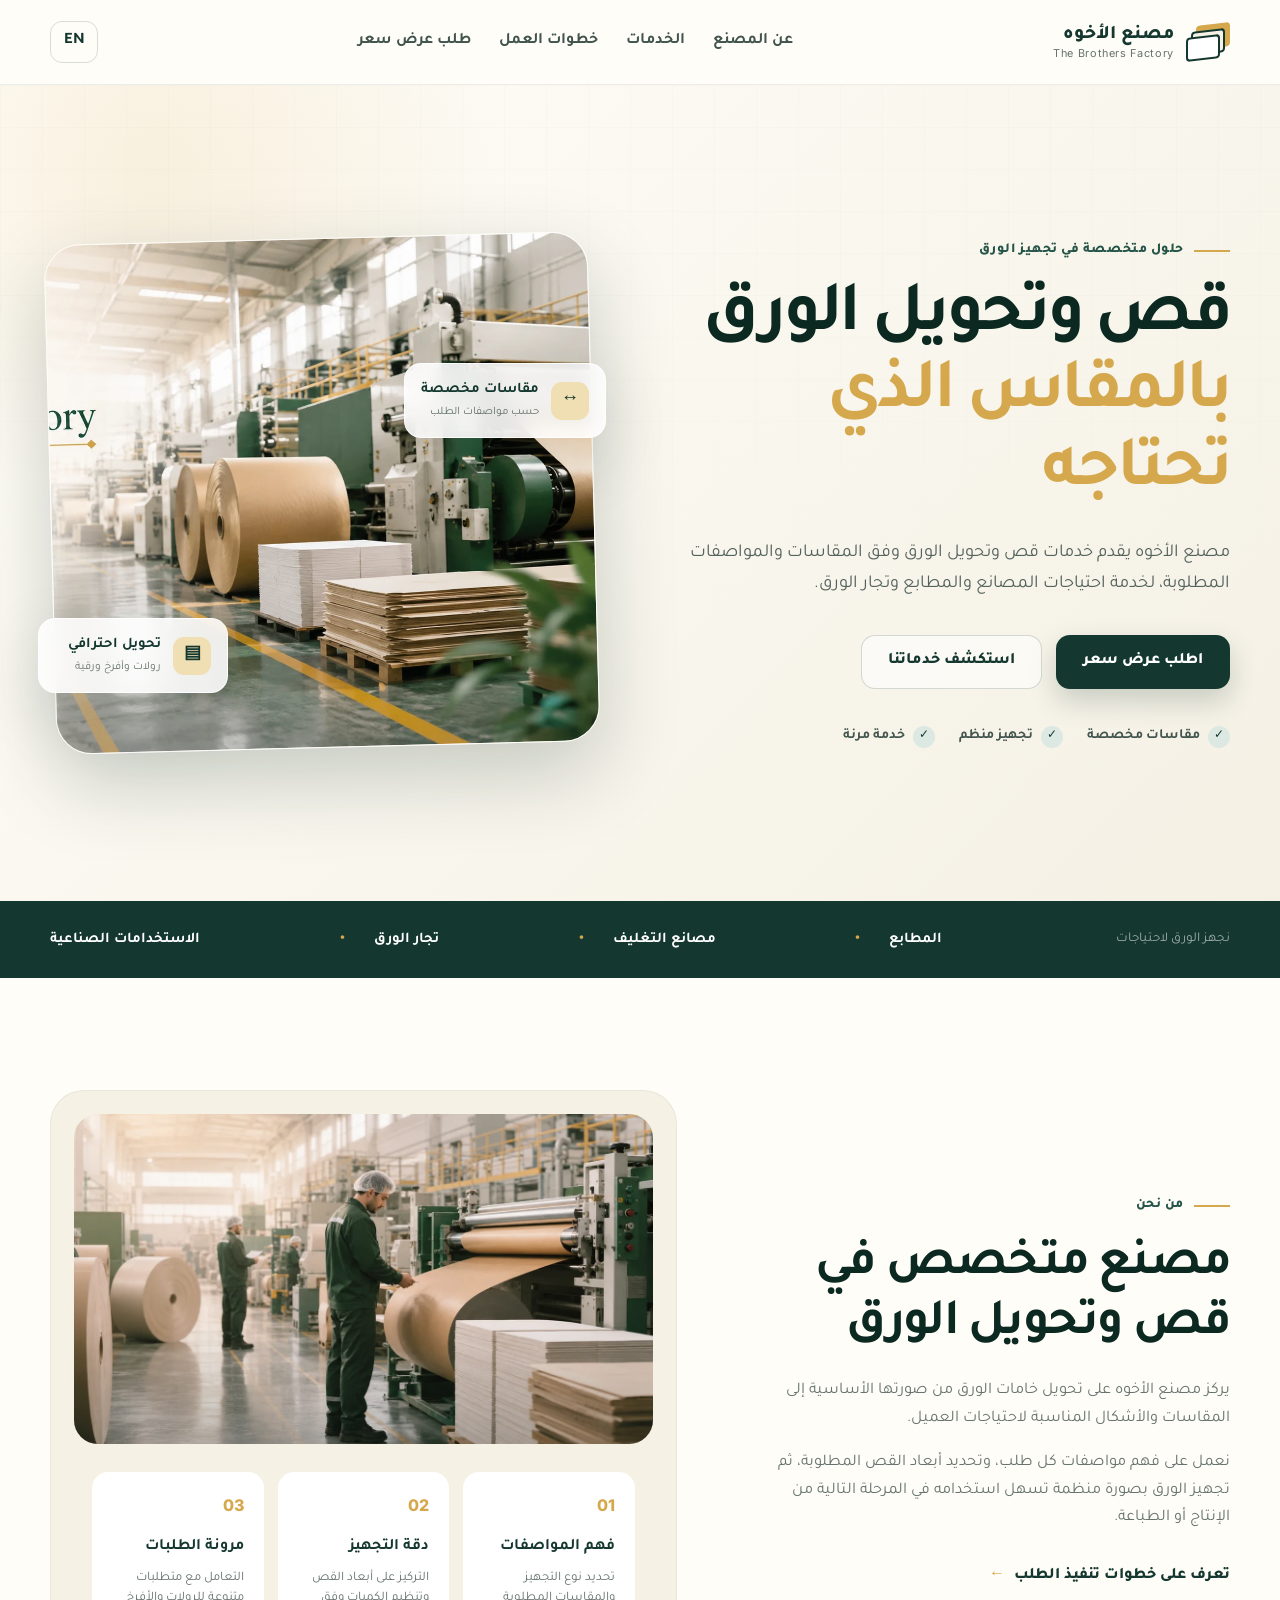
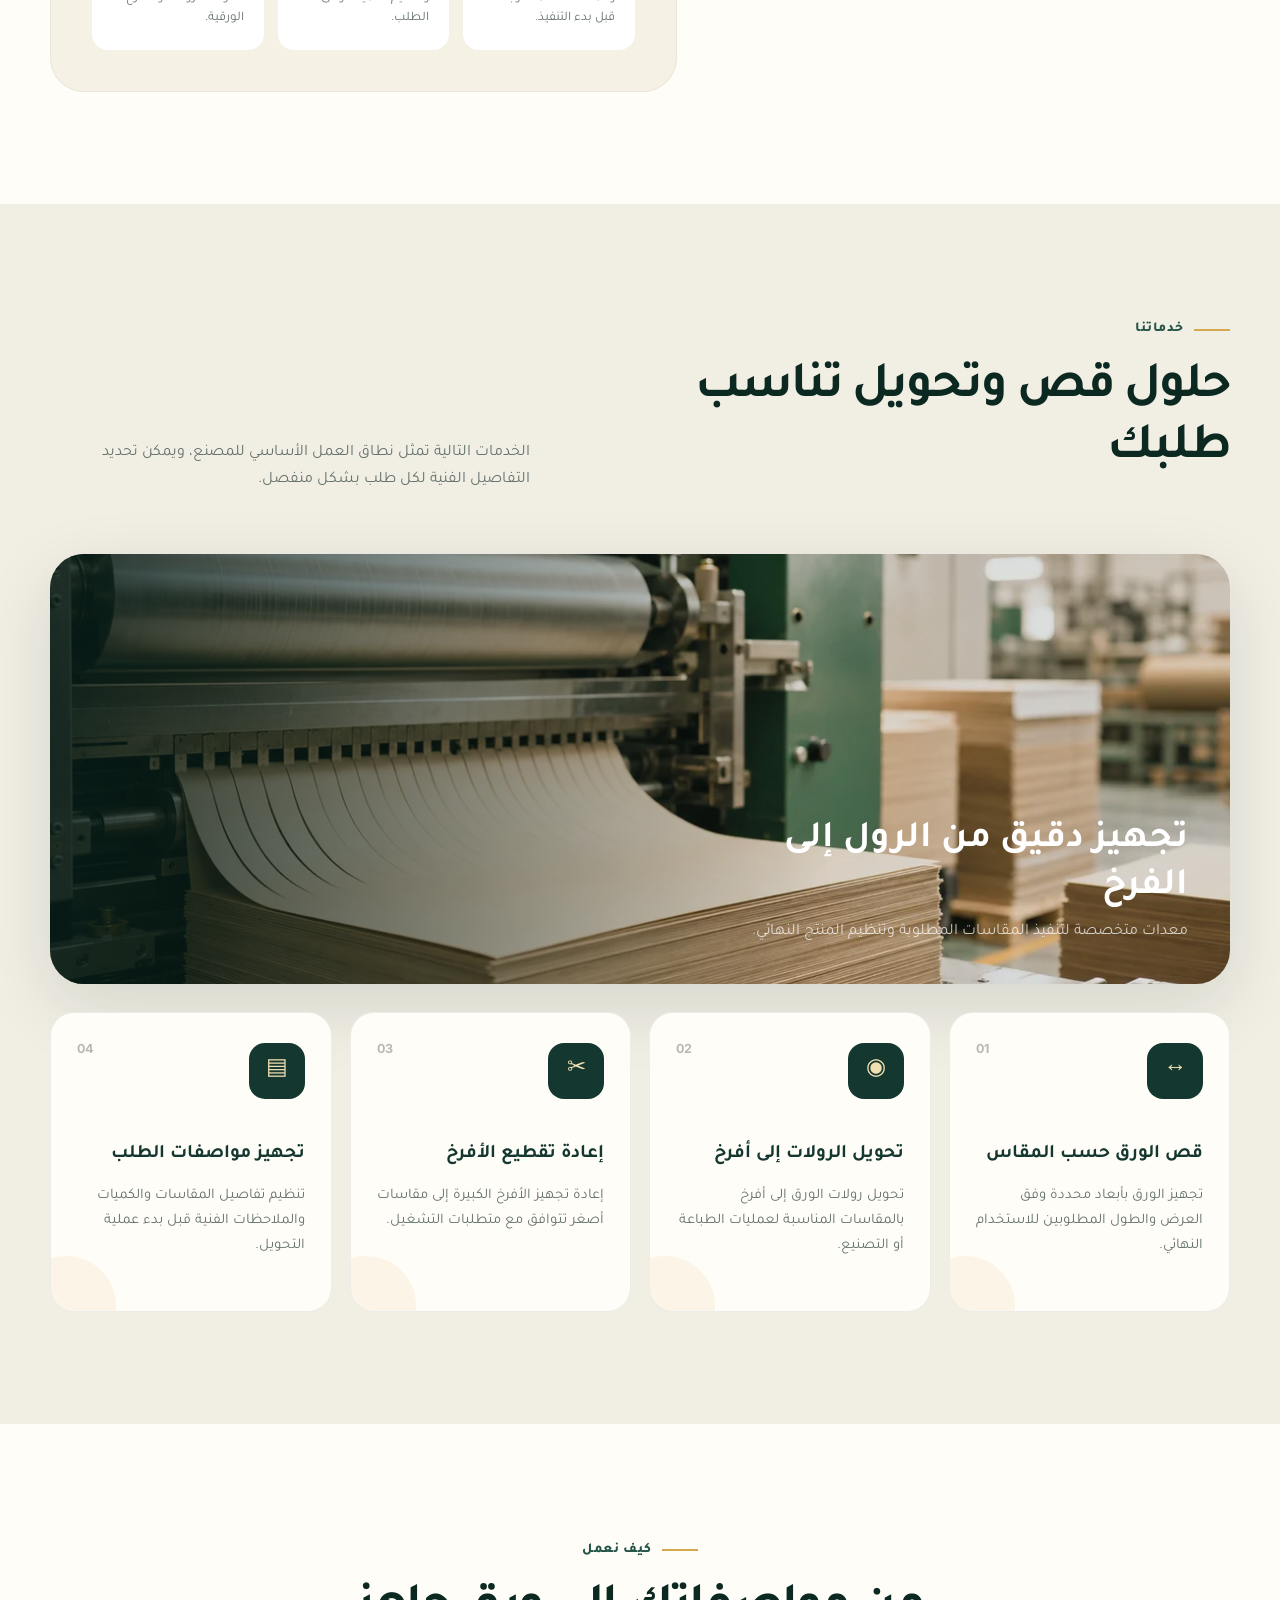
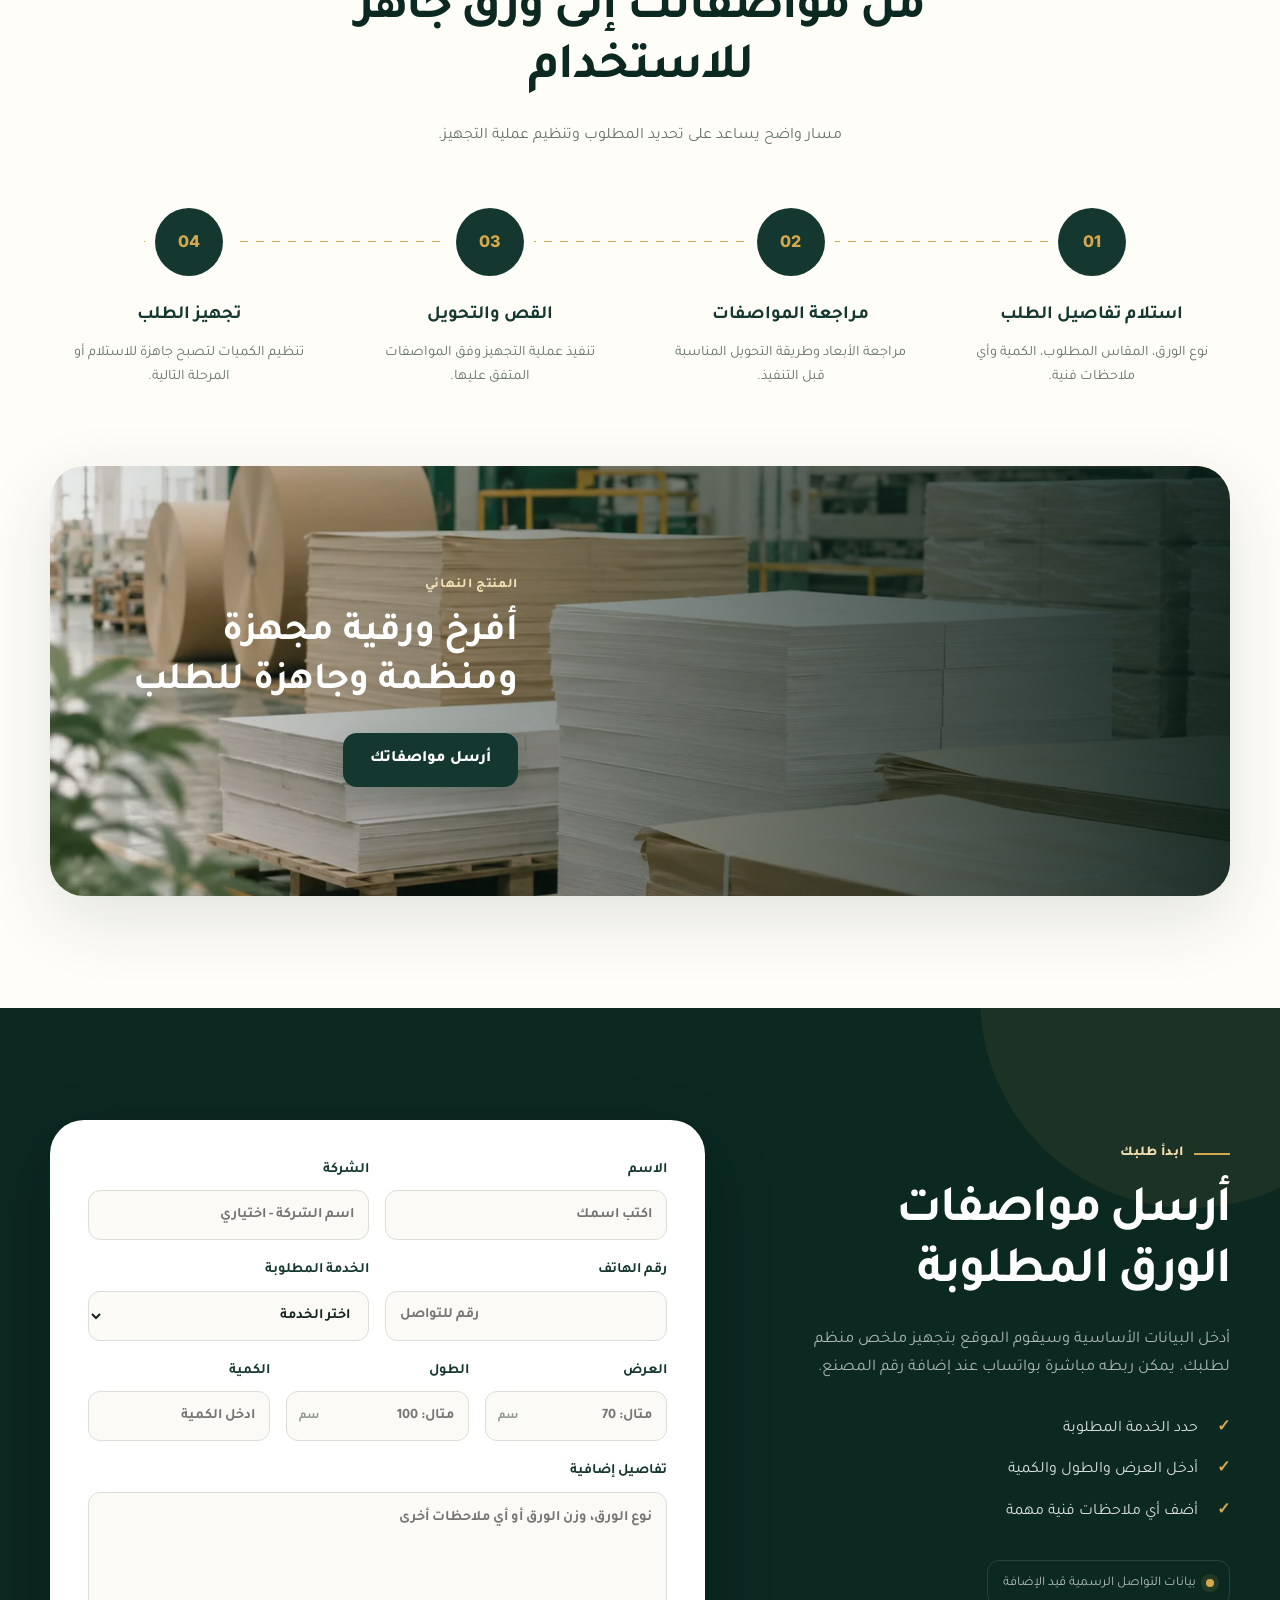
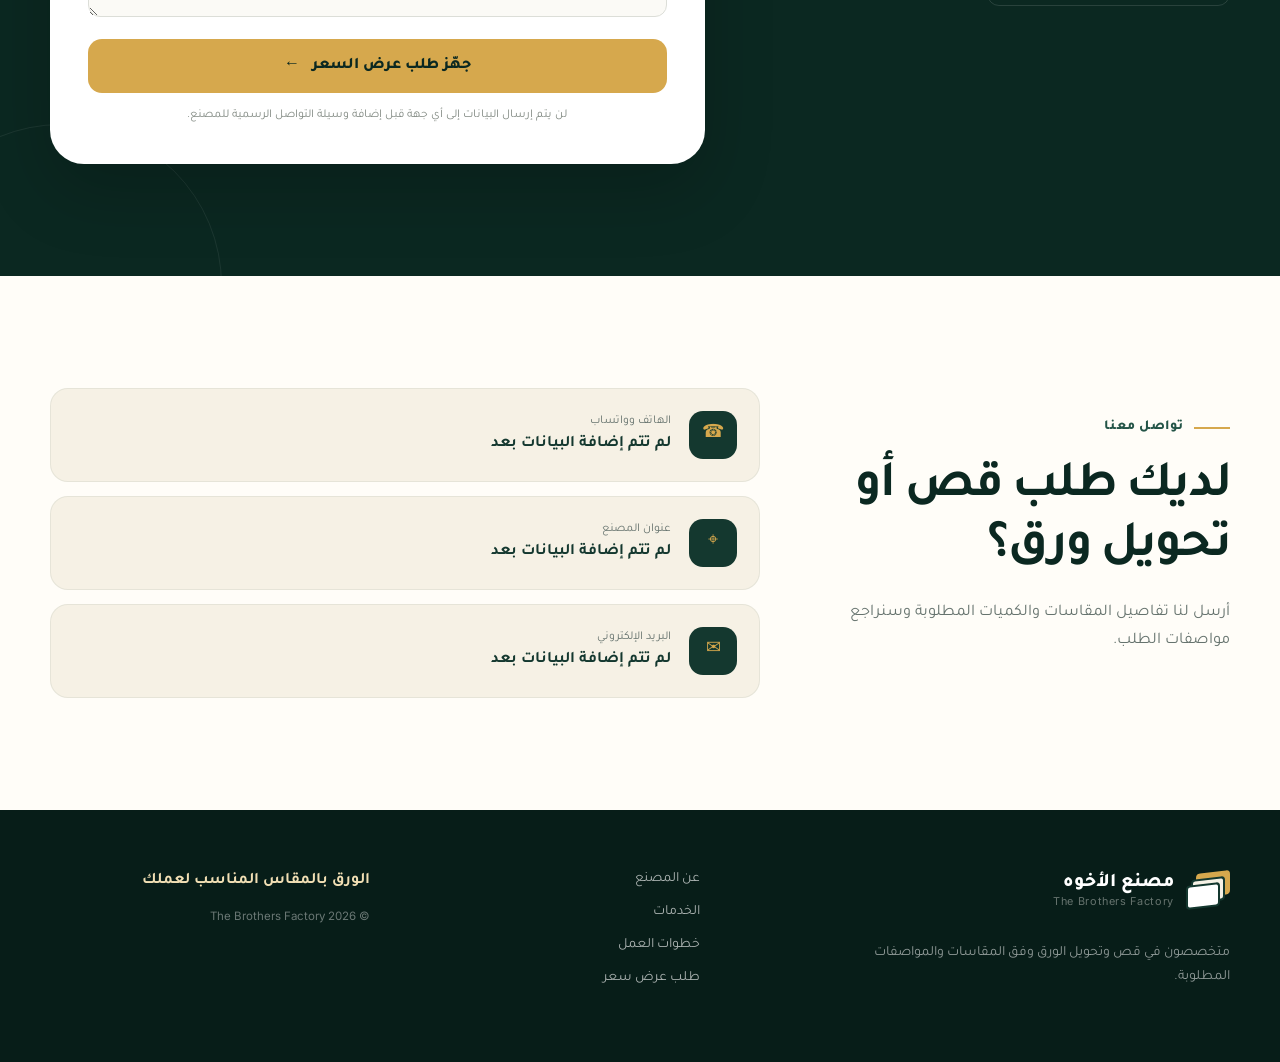
<file: public/index.html>
<!DOCTYPE html>
<html lang="ar" dir="rtl">
<head>
  <meta charset="UTF-8">
  <meta name="viewport" content="width=device-width, initial-scale=1.0">
  <meta name="description" content="مصنع الأخوه لقص وتحويل الورق حسب المقاسات والمواصفات المطلوبة.">
  <meta name="theme-color" content="#14382f">
  <title>مصنع الأخوه | قص وتحويل الورق</title>
  <link rel="preconnect" href="https://fonts.googleapis.com">
  <link rel="preconnect" href="https://fonts.gstatic.com" crossorigin>
  <link href="https://fonts.googleapis.com/css2?family=Inter:wght@400;500;600;700&family=Tajawal:wght@400;500;700;800&display=swap" rel="stylesheet">
  <link rel="stylesheet" href="styles.css">
</head>
<body>
  <a class="skip-link" href="#main-content" data-i18n="skipLink">انتقل إلى المحتوى</a>

  <header class="site-header" id="top">
    <div class="container header-inner">
      <a class="brand" href="#top" aria-label="مصنع الأخوه - الصفحة الرئيسية">
        <span class="brand-mark" aria-hidden="true">
          <span></span><span></span><span></span>
        </span>
        <span class="brand-copy">
          <strong data-i18n="brandArabic">مصنع الأخوه</strong>
          <small>The Brothers Factory</small>
        </span>
      </a>

      <button class="menu-toggle" type="button" aria-expanded="false" aria-controls="main-navigation">
        <span></span><span></span><span></span>
        <span class="sr-only" data-i18n="menu">القائمة</span>
      </button>

      <nav class="main-nav" id="main-navigation" aria-label="التنقل الرئيسي">
        <a href="#about" data-i18n="navAbout">عن المصنع</a>
        <a href="#services" data-i18n="navServices">الخدمات</a>
        <a href="#process" data-i18n="navProcess">خطوات العمل</a>
        <a href="#quote" data-i18n="navQuote">طلب عرض سعر</a>
      </nav>

      <button class="language-toggle" type="button" aria-label="Switch language">
        <span class="language-current">EN</span>
      </button>
    </div>
  </header>

  <main id="main-content">
    <section class="hero section-pad">
      <div class="hero-grid container">
        <div class="hero-content reveal">
          <span class="eyebrow" data-i18n="heroEyebrow">حلول متخصصة في تجهيز الورق</span>
          <h1 data-i18n="heroTitle">قص وتحويل الورق<br><span>بالمقاس الذي تحتاجه</span></h1>
          <p data-i18n="heroText">مصنع الأخوه يقدم خدمات قص وتحويل الورق وفق المقاسات والمواصفات المطلوبة، لخدمة احتياجات المصانع والمطابع وتجار الورق.</p>
          <div class="hero-actions">
            <a class="button button-primary" href="#quote" data-i18n="heroCta">اطلب عرض سعر</a>
            <a class="button button-secondary" href="#services" data-i18n="heroSecondary">استكشف خدماتنا</a>
          </div>
          <div class="hero-points" aria-label="مميزات الخدمة">
            <span><i aria-hidden="true">✓</i><b data-i18n="pointOne">مقاسات مخصصة</b></span>
            <span><i aria-hidden="true">✓</i><b data-i18n="pointTwo">تجهيز منظم</b></span>
            <span><i aria-hidden="true">✓</i><b data-i18n="pointThree">خدمة مرنة</b></span>
          </div>
        </div>

        <div class="hero-visual reveal">
          <div class="visual-glow" aria-hidden="true"></div>
          <figure class="hero-photo-frame">
            <img
              src="assets/images/factory-hero.webp"
              width="1200"
              height="1034"
              loading="eager"
              fetchpriority="high"
              decoding="async"
              data-i18n-alt="heroImageAlt"
              alt="ماكينات قص وتحويل الورق داخل مصنع حديث"
            >
          </figure>
          <div class="floating-card card-size">
            <span class="mini-icon" aria-hidden="true">↔</span>
            <div><strong data-i18n="visualCardOneTitle">مقاسات مخصصة</strong><small data-i18n="visualCardOneText">حسب مواصفات الطلب</small></div>
          </div>
          <div class="floating-card card-paper">
            <span class="mini-icon" aria-hidden="true">▤</span>
            <div><strong data-i18n="visualCardTwoTitle">تحويل احترافي</strong><small data-i18n="visualCardTwoText">رولات وأفرخ ورقية</small></div>
          </div>
        </div>
      </div>
    </section>

    <section class="trust-strip" aria-label="مجالات الخدمة">
      <div class="container trust-inner">
        <span data-i18n="trustIntro">نجهز الورق لاحتياجات</span>
        <b data-i18n="trustPrinting">المطابع</b>
        <b data-i18n="trustPackaging">مصانع التغليف</b>
        <b data-i18n="trustTrade">تجار الورق</b>
        <b data-i18n="trustIndustry">الاستخدامات الصناعية</b>
      </div>
    </section>

    <section class="about section-pad" id="about">
      <div class="container split-layout">
        <div class="section-copy reveal">
          <span class="eyebrow" data-i18n="aboutEyebrow">من نحن</span>
          <h2 data-i18n="aboutTitle">مصنع متخصص في قص وتحويل الورق</h2>
          <p data-i18n="aboutTextOne">يركز مصنع الأخوه على تحويل خامات الورق من صورتها الأساسية إلى المقاسات والأشكال المناسبة لاحتياجات العميل.</p>
          <p data-i18n="aboutTextTwo">نعمل على فهم مواصفات كل طلب، وتحديد أبعاد القص المطلوبة، ثم تجهيز الورق بصورة منظمة تسهل استخدامه في المرحلة التالية من الإنتاج أو الطباعة.</p>
          <a class="text-link" href="#process"><span data-i18n="aboutLink">تعرف على خطوات تنفيذ الطلب</span> <i aria-hidden="true">←</i></a>
        </div>

        <div class="about-panel reveal">
          <figure class="about-photo">
            <img
              src="assets/images/factory-team.webp"
              width="1200"
              height="900"
              loading="lazy"
              decoding="async"
              data-i18n-alt="aboutImageAlt"
              alt="فريق التشغيل يراجع عملية تحويل الورق داخل المصنع"
            >
          </figure>
          <div class="about-values">
            <article>
              <span>01</span>
              <h3 data-i18n="valueOneTitle">فهم المواصفات</h3>
              <p data-i18n="valueOneText">تحديد نوع التجهيز والمقاسات المطلوبة قبل بدء التنفيذ.</p>
            </article>
            <article>
              <span>02</span>
              <h3 data-i18n="valueTwoTitle">دقة التجهيز</h3>
              <p data-i18n="valueTwoText">التركيز على أبعاد القص وتنظيم الكميات وفق الطلب.</p>
            </article>
            <article>
              <span>03</span>
              <h3 data-i18n="valueThreeTitle">مرونة الطلبات</h3>
              <p data-i18n="valueThreeText">التعامل مع متطلبات متنوعة للرولات والأفرخ الورقية.</p>
            </article>
          </div>
        </div>
      </div>
    </section>

    <section class="services section-pad" id="services">
      <div class="container">
        <div class="section-heading reveal">
          <div>
            <span class="eyebrow" data-i18n="servicesEyebrow">خدماتنا</span>
            <h2 data-i18n="servicesTitle">حلول قص وتحويل تناسب طلبك</h2>
          </div>
          <p data-i18n="servicesIntro">الخدمات التالية تمثل نطاق العمل الأساسي للمصنع، ويمكن تحديد التفاصيل الفنية لكل طلب بشكل منفصل.</p>
        </div>

        <figure class="services-showcase reveal">
          <img
            src="assets/images/paper-cutting-machine.webp"
            width="1200"
            height="900"
            loading="lazy"
            decoding="async"
            data-i18n-alt="servicesImageAlt"
            alt="ماكينة دقيقة لقص وتحويل الورق إلى أفرخ"
          >
          <figcaption>
            <strong data-i18n="servicesPhotoTitle">تجهيز دقيق من الرول إلى الفرخ</strong>
            <span data-i18n="servicesPhotoText">معدات متخصصة لتنفيذ المقاسات المطلوبة وتنظيم المنتج النهائي.</span>
          </figcaption>
        </figure>

        <div class="service-grid">
          <article class="service-card reveal">
            <span class="service-number">01</span>
            <div class="service-icon" aria-hidden="true">↔</div>
            <h3 data-i18n="serviceOneTitle">قص الورق حسب المقاس</h3>
            <p data-i18n="serviceOneText">تجهيز الورق بأبعاد محددة وفق العرض والطول المطلوبين للاستخدام النهائي.</p>
          </article>
          <article class="service-card reveal">
            <span class="service-number">02</span>
            <div class="service-icon" aria-hidden="true">◉</div>
            <h3 data-i18n="serviceTwoTitle">تحويل الرولات إلى أفرخ</h3>
            <p data-i18n="serviceTwoText">تحويل رولات الورق إلى أفرخ بالمقاسات المناسبة لعمليات الطباعة أو التصنيع.</p>
          </article>
          <article class="service-card reveal">
            <span class="service-number">03</span>
            <div class="service-icon" aria-hidden="true">✂</div>
            <h3 data-i18n="serviceThreeTitle">إعادة تقطيع الأفرخ</h3>
            <p data-i18n="serviceThreeText">إعادة تجهيز الأفرخ الكبيرة إلى مقاسات أصغر تتوافق مع متطلبات التشغيل.</p>
          </article>
          <article class="service-card reveal">
            <span class="service-number">04</span>
            <div class="service-icon" aria-hidden="true">▤</div>
            <h3 data-i18n="serviceFourTitle">تجهيز مواصفات الطلب</h3>
            <p data-i18n="serviceFourText">تنظيم تفاصيل المقاسات والكميات والملاحظات الفنية قبل بدء عملية التحويل.</p>
          </article>
        </div>
      </div>
    </section>

    <section class="process section-pad" id="process">
      <div class="container">
        <div class="section-heading centered reveal">
          <span class="eyebrow" data-i18n="processEyebrow">كيف نعمل</span>
          <h2 data-i18n="processTitle">من مواصفاتك إلى ورق جاهز للاستخدام</h2>
          <p data-i18n="processIntro">مسار واضح يساعد على تحديد المطلوب وتنظيم عملية التجهيز.</p>
        </div>

        <div class="process-grid">
          <article class="process-step reveal">
            <span>01</span>
            <h3 data-i18n="processOneTitle">استلام تفاصيل الطلب</h3>
            <p data-i18n="processOneText">نوع الورق، المقاس المطلوب، الكمية وأي ملاحظات فنية.</p>
          </article>
          <article class="process-step reveal">
            <span>02</span>
            <h3 data-i18n="processTwoTitle">مراجعة المواصفات</h3>
            <p data-i18n="processTwoText">مراجعة الأبعاد وطريقة التحويل المناسبة قبل التنفيذ.</p>
          </article>
          <article class="process-step reveal">
            <span>03</span>
            <h3 data-i18n="processThreeTitle">القص والتحويل</h3>
            <p data-i18n="processThreeText">تنفيذ عملية التجهيز وفق المواصفات المتفق عليها.</p>
          </article>
          <article class="process-step reveal">
            <span>04</span>
            <h3 data-i18n="processFourTitle">تجهيز الطلب</h3>
            <p data-i18n="processFourText">تنظيم الكميات لتصبح جاهزة للاستلام أو المرحلة التالية.</p>
          </article>
        </div>

        <div class="finished-showcase reveal">
          <img
            src="assets/images/finished-paper-products.webp"
            width="1200"
            height="900"
            loading="lazy"
            decoding="async"
            data-i18n-alt="finishedImageAlt"
            alt="أفرخ ورقية جاهزة ومنظمة على منصات داخل المصنع"
          >
          <div class="finished-showcase-copy">
            <span data-i18n="finishedEyebrow">المنتج النهائي</span>
            <strong data-i18n="finishedTitle">أفرخ ورقية مجهزة ومنظمة وجاهزة للطلب</strong>
            <a class="button button-primary" href="#quote" data-i18n="finishedCta">أرسل مواصفاتك</a>
          </div>
        </div>
      </div>
    </section>

    <section class="quote section-pad" id="quote">
      <div class="container quote-shell">
        <div class="quote-copy reveal">
          <span class="eyebrow light" data-i18n="quoteEyebrow">ابدأ طلبك</span>
          <h2 data-i18n="quoteTitle">أرسل مواصفات الورق المطلوبة</h2>
          <p data-i18n="quoteText">أدخل البيانات الأساسية وسيقوم الموقع بتجهيز ملخص منظم لطلبك. يمكن ربطه مباشرة بواتساب عند إضافة رقم المصنع.</p>
          <ul>
            <li data-i18n="quoteListOne">حدد الخدمة المطلوبة</li>
            <li data-i18n="quoteListTwo">أدخل العرض والطول والكمية</li>
            <li data-i18n="quoteListThree">أضف أي ملاحظات فنية مهمة</li>
          </ul>
          <div class="contact-status">
            <span class="status-dot"></span>
            <span data-i18n="contactPending">بيانات التواصل الرسمية قيد الإضافة</span>
          </div>
        </div>

        <form class="quote-form reveal" id="quote-form" novalidate>
          <div class="form-row two-columns">
            <label>
              <span data-i18n="fieldName">الاسم</span>
              <input type="text" name="name" required autocomplete="name" data-i18n-placeholder="placeholderName" placeholder="اكتب اسمك">
            </label>
            <label>
              <span data-i18n="fieldCompany">الشركة</span>
              <input type="text" name="company" autocomplete="organization" data-i18n-placeholder="placeholderCompany" placeholder="اسم الشركة - اختياري">
            </label>
          </div>

          <div class="form-row two-columns">
            <label>
              <span data-i18n="fieldPhone">رقم الهاتف</span>
              <input type="tel" name="phone" required autocomplete="tel" inputmode="tel" data-i18n-placeholder="placeholderPhone" placeholder="رقم للتواصل">
            </label>
            <label>
              <span data-i18n="fieldService">الخدمة المطلوبة</span>
              <select name="service" required>
                <option value="" data-i18n="selectService">اختر الخدمة</option>
                <option value="قص الورق حسب المقاس" data-ar="قص الورق حسب المقاس" data-en="Paper cutting to size">قص الورق حسب المقاس</option>
                <option value="تحويل الرولات إلى أفرخ" data-ar="تحويل الرولات إلى أفرخ" data-en="Roll-to-sheet conversion">تحويل الرولات إلى أفرخ</option>
                <option value="إعادة تقطيع الأفرخ" data-ar="إعادة تقطيع الأفرخ" data-en="Sheet re-cutting">إعادة تقطيع الأفرخ</option>
                <option value="طلب مخصص" data-ar="طلب مخصص" data-en="Custom request">طلب مخصص</option>
              </select>
            </label>
          </div>

          <div class="dimensions-grid">
            <label>
              <span data-i18n="fieldWidth">العرض</span>
              <div class="input-unit"><input type="number" name="width" min="0" step="0.01" data-i18n-placeholder="placeholderWidth" placeholder="مثال: 70"><b data-i18n="unitCm">سم</b></div>
            </label>
            <label>
              <span data-i18n="fieldLength">الطول</span>
              <div class="input-unit"><input type="number" name="length" min="0" step="0.01" data-i18n-placeholder="placeholderLength" placeholder="مثال: 100"><b data-i18n="unitCm">سم</b></div>
            </label>
            <label>
              <span data-i18n="fieldQuantity">الكمية</span>
              <input type="number" name="quantity" min="1" step="1" data-i18n-placeholder="placeholderQuantity" placeholder="أدخل الكمية">
            </label>
          </div>

          <label>
            <span data-i18n="fieldNotes">تفاصيل إضافية</span>
            <textarea name="notes" rows="4" data-i18n-placeholder="placeholderNotes" placeholder="نوع الورق، وزن الورق أو أي ملاحظات أخرى"></textarea>
          </label>

          <button class="button button-submit" type="submit">
            <span data-i18n="submitQuote">جهّز طلب عرض السعر</span>
            <i aria-hidden="true">←</i>
          </button>
          <p class="form-note" data-i18n="formNote">لن يتم إرسال البيانات إلى أي جهة قبل إضافة وسيلة التواصل الرسمية للمصنع.</p>
          <div class="form-message" id="form-message" role="status" aria-live="polite"></div>
        </form>
      </div>
    </section>

    <section class="contact section-pad" id="contact">
      <div class="container contact-grid">
        <div class="section-copy reveal">
          <span class="eyebrow" data-i18n="contactEyebrow">تواصل معنا</span>
          <h2 data-i18n="contactTitle">لديك طلب قص أو تحويل ورق؟</h2>
          <p data-i18n="contactText">أرسل لنا تفاصيل المقاسات والكميات المطلوبة وسنراجع مواصفات الطلب.</p>
        </div>
        <div class="contact-cards reveal">
          <article>
            <span aria-hidden="true">☎</span>
            <div><small data-i18n="contactPhoneLabel">الهاتف وواتساب</small><strong class="contact-phone" data-i18n="contactNotAdded">لم تتم إضافة البيانات بعد</strong></div>
          </article>
          <article>
            <span aria-hidden="true">⌖</span>
            <div><small data-i18n="contactAddressLabel">عنوان المصنع</small><strong class="contact-address" data-i18n="contactNotAdded">لم تتم إضافة البيانات بعد</strong></div>
          </article>
          <article>
            <span aria-hidden="true">✉</span>
            <div><small data-i18n="contactEmailLabel">البريد الإلكتروني</small><strong class="contact-email" data-i18n="contactNotAdded">لم تتم إضافة البيانات بعد</strong></div>
          </article>
        </div>
      </div>
    </section>
  </main>

  <footer class="site-footer">
    <div class="container footer-grid">
      <div class="footer-brand">
        <a class="brand footer-logo" href="#top">
          <span class="brand-mark" aria-hidden="true"><span></span><span></span><span></span></span>
          <span class="brand-copy"><strong data-i18n="brandArabic">مصنع الأخوه</strong><small>The Brothers Factory</small></span>
        </a>
        <p data-i18n="footerText">متخصصون في قص وتحويل الورق وفق المقاسات والمواصفات المطلوبة.</p>
      </div>
      <nav class="footer-nav" aria-label="روابط التذييل">
        <a href="#about" data-i18n="navAbout">عن المصنع</a>
        <a href="#services" data-i18n="navServices">الخدمات</a>
        <a href="#process" data-i18n="navProcess">خطوات العمل</a>
        <a href="#quote" data-i18n="navQuote">طلب عرض سعر</a>
      </nav>
      <div class="footer-note">
        <strong data-i18n="footerTagline">الورق بالمقاس المناسب لعملك</strong>
        <span>© <span id="year"></span> The Brothers Factory</span>
      </div>
    </div>
  </footer>

  <script src="script.js"></script>
</body>
</html>
</file>
<file: public/styles.css>
:root {
  --ink: #14241f;
  --forest: #14382f;
  --forest-deep: #0b2821;
  --forest-soft: #235447;
  --gold: #d6a84d;
  --gold-soft: #f1dfb4;
  --cream: #f6f1e5;
  --paper: #fffdf8;
  --muted: #66736e;
  --line: #deddd4;
  --white: #ffffff;
  --shadow: 0 22px 70px rgba(13, 44, 37, .12);
  --radius-xl: 34px;
  --radius-lg: 24px;
  --radius-md: 16px;
  --container: 1180px;
}

* { box-sizing: border-box; }
html { scroll-behavior: smooth; }
body {
  margin: 0;
  color: var(--ink);
  background: var(--paper);
  font-family: "Tajawal", Arial, sans-serif;
  line-height: 1.7;
  overflow-x: hidden;
}
html[lang="en"] body { font-family: "Inter", Arial, sans-serif; }
img, svg { display: block; max-width: 100%; }
a { color: inherit; text-decoration: none; }
button, input, select, textarea { font: inherit; }
button { cursor: pointer; }

.container { width: min(calc(100% - 40px), var(--container)); margin-inline: auto; }
.section-pad { padding: 112px 0; }
.sr-only {
  position: absolute; width: 1px; height: 1px; padding: 0; margin: -1px;
  overflow: hidden; clip: rect(0, 0, 0, 0); white-space: nowrap; border: 0;
}
.skip-link {
  position: fixed; z-index: 1000; inset-inline-start: 18px; top: -80px;
  background: var(--gold); color: var(--forest-deep); padding: 12px 18px;
  border-radius: 0 0 10px 10px; font-weight: 800; transition: top .2s ease;
}
.skip-link:focus { top: 0; }

.site-header {
  position: sticky; top: 0; z-index: 100;
  background: rgba(255, 253, 248, .9);
  border-bottom: 1px solid rgba(20, 56, 47, .08);
  backdrop-filter: blur(16px);
}
.header-inner { min-height: 84px; display: flex; align-items: center; gap: 28px; }
.brand { display: inline-flex; align-items: center; gap: 12px; flex-shrink: 0; }
.brand-mark { position: relative; width: 44px; height: 44px; display: inline-block; }
.brand-mark span {
  position: absolute; width: 34px; height: 24px; border-radius: 4px;
  border: 2px solid var(--forest); background: var(--cream); transform: skewY(-7deg);
}
.brand-mark span:nth-child(1) { inset: 4px 0 auto auto; background: var(--gold); border-color: var(--gold); }
.brand-mark span:nth-child(2) { inset: 10px 5px auto auto; }
.brand-mark span:nth-child(3) { inset: 16px 10px auto auto; background: var(--white); }
.brand-copy { display: grid; line-height: 1.2; }
.brand-copy strong { font-size: 1.2rem; font-weight: 800; color: var(--forest); }
.brand-copy small { font-family: "Inter", Arial, sans-serif; font-size: .68rem; color: var(--muted); letter-spacing: .06em; }
.main-nav { display: flex; align-items: center; justify-content: center; gap: 28px; margin-inline: auto; }
.main-nav a { font-weight: 700; color: #41534d; transition: color .2s ease; position: relative; }
.main-nav a::after {
  content: ""; position: absolute; inset-inline: 0; bottom: -8px; height: 2px;
  background: var(--gold); transform: scaleX(0); transition: transform .2s ease;
}
.main-nav a:hover, .main-nav a:focus-visible { color: var(--forest); }
.main-nav a:hover::after, .main-nav a:focus-visible::after { transform: scaleX(1); }
.language-toggle {
  border: 1px solid rgba(20, 56, 47, .16); color: var(--forest); background: transparent;
  min-width: 48px; height: 42px; border-radius: 12px; font-weight: 800;
}
.language-toggle:hover { background: var(--cream); }
.menu-toggle { display: none; width: 46px; height: 42px; border: 0; background: transparent; padding: 8px; }
.menu-toggle > span:not(.sr-only) { display: block; width: 100%; height: 2px; background: var(--forest); margin: 6px 0; transition: .2s ease; }

.hero {
  position: relative; min-height: calc(100vh - 84px); display: grid; align-items: center;
  background:
    radial-gradient(circle at 12% 10%, rgba(214, 168, 77, .14), transparent 26%),
    linear-gradient(135deg, #fffdf8 0%, #f4f0e4 100%);
  overflow: hidden;
}
.hero::before {
  content: ""; position: absolute; inset: 0; pointer-events: none; opacity: .35;
  background-image: linear-gradient(rgba(20,56,47,.05) 1px, transparent 1px), linear-gradient(90deg, rgba(20,56,47,.05) 1px, transparent 1px);
  background-size: 42px 42px; mask-image: linear-gradient(to bottom, #000, transparent 80%);
}
.hero-grid { position: relative; z-index: 1; display: grid; grid-template-columns: 1.02fr .98fr; gap: 70px; align-items: center; }
.eyebrow {
  display: inline-flex; align-items: center; gap: 10px; color: var(--forest-soft);
  font-size: .86rem; font-weight: 800; letter-spacing: .04em; margin-bottom: 18px;
}
.eyebrow::before { content: ""; width: 36px; height: 2px; background: var(--gold); }
.eyebrow.light { color: var(--gold-soft); }
h1, h2, h3, p { margin-top: 0; }
.hero h1 { font-size: clamp(3rem, 5.6vw, 5.4rem); line-height: 1.08; letter-spacing: -.045em; margin-bottom: 26px; color: var(--forest-deep); }
.hero h1 span { color: var(--gold); }
.hero-content > p { max-width: 660px; font-size: 1.14rem; color: #53625d; margin-bottom: 34px; }
.hero-actions { display: flex; flex-wrap: wrap; gap: 14px; }
.button {
  display: inline-flex; align-items: center; justify-content: center; gap: 12px;
  min-height: 54px; padding: 0 26px; border-radius: 14px; border: 1px solid transparent;
  font-weight: 800; transition: transform .2s ease, box-shadow .2s ease, background .2s ease;
}
.button:hover { transform: translateY(-2px); }
.button-primary { color: var(--white); background: var(--forest); box-shadow: 0 12px 28px rgba(20, 56, 47, .2); }
.button-primary:hover { background: var(--forest-deep); box-shadow: 0 15px 34px rgba(20, 56, 47, .25); }
.button-secondary { color: var(--forest); background: rgba(255,255,255,.55); border-color: rgba(20,56,47,.18); }
.button-secondary:hover { background: var(--white); }
.hero-points { display: flex; flex-wrap: wrap; gap: 24px; margin-top: 36px; }
.hero-points span { display: inline-flex; align-items: center; gap: 8px; color: #41544d; }
.hero-points i { width: 22px; height: 22px; border-radius: 50%; display: grid; place-items: center; font-style: normal; font-size: .72rem; background: #dce9e3; color: var(--forest); }
.hero-points b { font-size: .88rem; }
.hero-visual { position: relative; min-height: 540px; display: grid; place-items: center; }
.visual-glow { position: absolute; width: 430px; height: 430px; border-radius: 50%; background: rgba(214, 168, 77, .16); filter: blur(5px); }
.hero-photo-frame {
  position: relative; z-index: 1; width: min(100%, 620px); height: 510px; margin: 0;
  overflow: hidden; border-radius: 36px; box-shadow: 0 30px 80px rgba(13,44,37,.22);
  border: 1px solid rgba(255,255,255,.7); transform: rotate(-1.5deg);
}
.hero-photo-frame::after {
  content: ""; position: absolute; inset: 0;
  background: linear-gradient(180deg, transparent 58%, rgba(7,29,24,.18));
  pointer-events: none;
}
.hero-photo-frame img { width: 100%; height: 100%; object-fit: cover; object-position: 58% center; }
.floating-card {
  position: absolute; z-index: 2; display: flex; align-items: center; gap: 12px; min-width: 190px;
  background: rgba(255,255,255,.88); border: 1px solid rgba(255,255,255,.8); border-radius: 17px;
  padding: 14px 16px; box-shadow: var(--shadow); backdrop-filter: blur(10px);
}
.floating-card strong, .floating-card small { display: block; }
.floating-card strong { color: var(--forest); font-size: .92rem; }
.floating-card small { color: var(--muted); font-size: .72rem; }
.mini-icon { width: 38px; height: 38px; border-radius: 11px; background: var(--gold-soft); color: var(--forest); display: grid; place-items: center; font-size: 1.15rem; font-weight: 800; }
.card-size { inset-inline-start: -12px; top: 26%; }
.card-paper { inset-inline-end: -12px; bottom: 13%; }

.trust-strip { background: var(--forest); color: var(--white); padding: 26px 0; }
.trust-inner { display: flex; align-items: center; justify-content: space-between; gap: 24px; flex-wrap: wrap; }
.trust-inner span { color: rgba(255,255,255,.58); font-size: .84rem; }
.trust-inner b { font-size: .93rem; position: relative; }
.trust-inner b:not(:last-child)::after { content: "•"; position: absolute; inset-inline-end: -34px; color: var(--gold); }

.split-layout { display: grid; grid-template-columns: .86fr 1.14fr; gap: 80px; align-items: center; }
.section-copy h2, .section-heading h2, .quote-copy h2 { font-size: clamp(2.2rem, 4vw, 3.6rem); line-height: 1.18; letter-spacing: -.035em; margin-bottom: 22px; color: var(--forest-deep); }
.section-copy p { color: var(--muted); font-size: 1.02rem; margin-bottom: 16px; }
.text-link { display: inline-flex; align-items: center; gap: 9px; margin-top: 14px; color: var(--forest); font-weight: 800; }
.text-link i { color: var(--gold); font-style: normal; transition: transform .2s ease; }
.text-link:hover i { transform: translateX(-5px); }
html[dir="ltr"] .text-link i { transform: rotate(180deg); }
html[dir="ltr"] .text-link:hover i { transform: rotate(180deg) translateX(-5px); }
.about-panel { position: relative; background: var(--cream); border-radius: var(--radius-xl); padding: 42px; box-shadow: inset 0 0 0 1px rgba(20,56,47,.06); }
.about-photo {
  position: relative; height: 330px; margin: -18px -18px 28px;
  overflow: hidden; border-radius: 24px;
}
.about-photo::after {
  content: ""; position: absolute; inset: 0;
  background: linear-gradient(180deg, transparent 62%, rgba(7,29,24,.22));
  pointer-events: none;
}
.about-photo img { width: 100%; height: 100%; object-fit: cover; object-position: center; }
.about-values { display: grid; grid-template-columns: repeat(3, 1fr); gap: 14px; }
.about-values article { background: var(--white); padding: 20px; border-radius: 16px; }
.about-values article > span { color: var(--gold); font-weight: 800; font-family: "Inter", Arial, sans-serif; }
.about-values h3 { margin: 11px 0 7px; color: var(--forest); font-size: 1rem; }
.about-values p { margin: 0; color: var(--muted); font-size: .82rem; line-height: 1.55; }

.services { background: #f1eee4; }
.section-heading { display: flex; justify-content: space-between; align-items: end; gap: 50px; margin-bottom: 52px; }
.section-heading > p { max-width: 480px; color: var(--muted); margin-bottom: 8px; }
.section-heading.centered { display: block; max-width: 760px; margin: 0 auto 58px; text-align: center; }
.section-heading.centered .eyebrow { justify-content: center; }
.section-heading.centered p { margin: 0 auto; max-width: 600px; }

.services-showcase {
  position: relative; height: 430px; margin: 0 0 28px; overflow: hidden;
  border-radius: var(--radius-xl); box-shadow: var(--shadow);
}
.services-showcase::after {
  content: ""; position: absolute; inset: 0;
  background: linear-gradient(90deg, rgba(7,29,24,.86), rgba(7,29,24,.12) 66%);
}
html[dir="ltr"] .services-showcase::after {
  background: linear-gradient(-90deg, rgba(7,29,24,.86), rgba(7,29,24,.12) 66%);
}
.services-showcase img { width: 100%; height: 100%; object-fit: cover; object-position: center; }
.services-showcase figcaption {
  position: absolute; z-index: 1; inset-inline-start: 42px; bottom: 38px;
  display: grid; gap: 7px; max-width: 480px; color: var(--white);
}
.services-showcase figcaption strong { font-size: clamp(1.45rem, 3vw, 2.35rem); line-height: 1.25; }
.services-showcase figcaption span { color: rgba(255,255,255,.72); }

.finished-showcase {
  position: relative; min-height: 430px; margin-top: 76px; overflow: hidden;
  border-radius: var(--radius-xl); box-shadow: var(--shadow);
}
.finished-showcase::after {
  content: ""; position: absolute; inset: 0;
  background: linear-gradient(90deg, rgba(7,29,24,.06), rgba(7,29,24,.9));
}
html[dir="ltr"] .finished-showcase::after {
  background: linear-gradient(-90deg, rgba(7,29,24,.06), rgba(7,29,24,.9));
}
.finished-showcase img { position: absolute; inset: 0; width: 100%; height: 100%; object-fit: cover; }
.finished-showcase-copy {
  position: relative; z-index: 1; min-height: 430px; width: min(48%, 520px);
  margin-inline-start: auto; padding: 52px; display: flex; flex-direction: column;
  align-items: flex-start; justify-content: center; color: var(--white);
}
.finished-showcase-copy > span {
  color: var(--gold-soft); font-size: .82rem; font-weight: 800; letter-spacing: .05em;
}
.finished-showcase-copy strong {
  margin: 12px 0 25px; font-size: clamp(1.7rem, 3vw, 2.7rem); line-height: 1.28;
}

.service-grid { display: grid; grid-template-columns: repeat(4, 1fr); gap: 18px; }
.service-card {
  position: relative; min-height: 300px; background: var(--paper); border: 1px solid rgba(20,56,47,.08);
  border-radius: var(--radius-lg); padding: 30px 26px; overflow: hidden; transition: transform .25s ease, box-shadow .25s ease, border-color .25s ease;
}
.service-card:hover { transform: translateY(-7px); box-shadow: var(--shadow); border-color: rgba(214,168,77,.5); }
.service-card::after { content: ""; position: absolute; width: 100px; height: 100px; border-radius: 50%; background: rgba(214,168,77,.1); bottom: -45px; inset-inline-end: -35px; }
.service-number { position: absolute; top: 25px; inset-inline-end: 26px; color: #b9b9ae; font-size: .78rem; font-family: "Inter", Arial, sans-serif; font-weight: 700; }
.service-icon { width: 56px; height: 56px; border-radius: 16px; display: grid; place-items: center; background: var(--forest); color: var(--gold-soft); font-size: 1.45rem; margin-bottom: 40px; }
.service-card h3 { color: var(--forest); font-size: 1.2rem; margin-bottom: 12px; }
.service-card p { color: var(--muted); font-size: .92rem; margin: 0; }

.process { background: var(--paper); }
.process-grid { position: relative; display: grid; grid-template-columns: repeat(4, 1fr); gap: 24px; }
.process-grid::before { content: ""; position: absolute; top: 33px; inset-inline: 8%; height: 1px; background: repeating-linear-gradient(90deg, var(--gold) 0 8px, transparent 8px 16px); }
.process-step { position: relative; text-align: center; z-index: 1; }
.process-step > span { width: 68px; height: 68px; margin: 0 auto 24px; border-radius: 50%; display: grid; place-items: center; background: var(--forest); color: var(--gold); font-family: "Inter", Arial, sans-serif; font-weight: 800; box-shadow: 0 0 0 10px var(--paper); }
.process-step h3 { color: var(--forest); margin-bottom: 9px; }
.process-step p { max-width: 240px; margin: 0 auto; color: var(--muted); font-size: .9rem; }

.quote { background: var(--forest-deep); color: var(--white); position: relative; overflow: hidden; }
.quote::before, .quote::after { content: ""; position: absolute; border-radius: 50%; pointer-events: none; }
.quote::before { width: 420px; height: 420px; background: rgba(214,168,77,.08); top: -220px; inset-inline-start: -120px; }
.quote::after { width: 320px; height: 320px; border: 1px solid rgba(255,255,255,.07); bottom: -170px; inset-inline-end: -100px; }
.quote-shell { position: relative; z-index: 1; display: grid; grid-template-columns: .82fr 1.18fr; gap: 70px; align-items: start; }
.quote-copy { padding-top: 20px; }
.quote-copy h2 { color: var(--white); }
.quote-copy > p { color: rgba(255,255,255,.66); font-size: 1.03rem; }
.quote-copy ul { list-style: none; padding: 0; margin: 34px 0; display: grid; gap: 14px; }
.quote-copy li { position: relative; padding-inline-start: 32px; color: rgba(255,255,255,.85); }
.quote-copy li::before { content: "✓"; position: absolute; inset-inline-start: 0; color: var(--gold); font-weight: 800; }
.contact-status { display: inline-flex; align-items: center; gap: 10px; padding: 11px 15px; border: 1px solid rgba(255,255,255,.12); border-radius: 12px; color: rgba(255,255,255,.68); font-size: .83rem; }
.status-dot { width: 8px; height: 8px; background: var(--gold); border-radius: 50%; box-shadow: 0 0 0 5px rgba(214,168,77,.12); }
.quote-form { background: var(--white); color: var(--ink); border-radius: var(--radius-xl); padding: 38px; box-shadow: 0 26px 70px rgba(0,0,0,.2); }
.quote-form label { display: grid; gap: 8px; color: var(--forest); font-weight: 700; font-size: .9rem; }
.form-row { margin-bottom: 18px; }
.two-columns { display: grid; grid-template-columns: repeat(2, 1fr); gap: 16px; }
.dimensions-grid { display: grid; grid-template-columns: repeat(3, 1fr); gap: 16px; margin-bottom: 18px; }
input, select, textarea { width: 100%; border: 1px solid #dcded8; border-radius: 12px; background: #fbfaf6; color: var(--ink); outline: none; transition: border-color .2s ease, box-shadow .2s ease; }
input, select { height: 50px; padding: 0 14px; }
textarea { resize: vertical; min-height: 110px; padding: 13px 14px; }
input:focus, select:focus, textarea:focus { border-color: var(--gold); box-shadow: 0 0 0 4px rgba(214,168,77,.14); }
input[aria-invalid="true"], select[aria-invalid="true"] { border-color: #ad3d3d; box-shadow: 0 0 0 4px rgba(173,61,61,.1); }
.input-unit { position: relative; }
.input-unit input { padding-inline-end: 42px; }
.input-unit b { position: absolute; inset-inline-end: 13px; top: 50%; transform: translateY(-50%); color: #8d958f; font-size: .75rem; }
.button-submit { width: 100%; margin-top: 22px; background: var(--gold); color: var(--forest-deep); border: 0; }
.button-submit:hover { background: #e0b45a; }
.button-submit i { font-style: normal; }
html[dir="ltr"] .button-submit i { transform: rotate(180deg); }
.form-note { text-align: center; color: #818982; font-size: .75rem; margin: 12px 0 0; }
.form-message { display: none; margin-top: 14px; padding: 12px 14px; border-radius: 10px; font-size: .85rem; }
.form-message.show { display: block; }
.form-message.success { background: #e8f3ed; color: #1a5a43; }
.form-message.error { background: #f7eaea; color: #883333; }

.contact-grid { display: grid; grid-template-columns: .72fr 1.28fr; gap: 70px; align-items: center; }
.contact-cards { display: grid; gap: 14px; }
.contact-cards article { display: flex; align-items: center; gap: 18px; padding: 22px; border-radius: 18px; background: var(--cream); border: 1px solid rgba(20,56,47,.07); }
.contact-cards article > span { width: 48px; height: 48px; border-radius: 14px; display: grid; place-items: center; flex: 0 0 auto; background: var(--forest); color: var(--gold); font-size: 1.15rem; }
.contact-cards small, .contact-cards strong { display: block; }
.contact-cards small { color: var(--muted); font-size: .75rem; }
.contact-cards strong { color: var(--forest); }

.site-footer { background: #071d18; color: var(--white); padding: 58px 0; }
.footer-grid { display: grid; grid-template-columns: 1.2fr .7fr .8fr; gap: 50px; align-items: start; }
.footer-logo .brand-copy strong { color: var(--white); }
.footer-brand p { max-width: 400px; color: rgba(255,255,255,.55); font-size: .88rem; margin-top: 18px; }
.footer-nav { display: grid; gap: 9px; }
.footer-nav a { color: rgba(255,255,255,.66); font-size: .88rem; }
.footer-nav a:hover { color: var(--gold); }
.footer-note { display: grid; gap: 12px; }
.footer-note strong { color: var(--gold-soft); }
.footer-note span { color: rgba(255,255,255,.4); font-family: "Inter", Arial, sans-serif; font-size: .72rem; }

.reveal { opacity: 0; transform: translateY(22px); transition: opacity .7s ease, transform .7s ease; }
.reveal.visible { opacity: 1; transform: translateY(0); }

@media (max-width: 1020px) {
  .section-pad { padding: 90px 0; }
  .hero-grid, .split-layout, .quote-shell, .contact-grid { grid-template-columns: 1fr; }
  .hero { padding-top: 70px; }
  .hero-content { text-align: center; }
  .hero-content > p { margin-inline: auto; }
  .hero-actions, .hero-points { justify-content: center; }
  .hero-visual { min-height: 480px; max-width: 690px; width: 100%; margin-inline: auto; }
  .hero-photo-frame { height: 500px; }
  .service-grid { grid-template-columns: repeat(2, 1fr); }
  .section-heading { align-items: start; }
  .about-panel { order: -1; }
  .quote-copy { max-width: 680px; }
  .contact-grid { gap: 30px; }
  .footer-grid { grid-template-columns: 1.2fr .7fr; }
  .footer-note { grid-column: 1 / -1; }
}

@media (max-width: 780px) {
  .container { width: min(calc(100% - 28px), var(--container)); }
  .header-inner { min-height: 72px; }
  .menu-toggle { display: block; margin-inline-start: auto; }
  .language-toggle { order: 4; }
  .main-nav {
    position: absolute; top: 72px; inset-inline: 14px; display: grid; gap: 0; margin: 0;
    background: var(--white); border: 1px solid var(--line); border-radius: 16px; padding: 8px;
    box-shadow: var(--shadow); opacity: 0; visibility: hidden; transform: translateY(-10px); transition: .2s ease;
  }
  .main-nav.open { opacity: 1; visibility: visible; transform: translateY(0); }
  .main-nav a { padding: 12px 14px; border-radius: 10px; }
  .main-nav a:hover { background: var(--cream); }
  .main-nav a::after { display: none; }
  .hero h1 { font-size: clamp(2.65rem, 11vw, 4.2rem); }
  .hero-visual { min-height: 400px; }
  .hero-photo-frame { height: 420px; }
  .services-showcase { height: 370px; }
  .services-showcase figcaption { inset-inline-start: 24px; bottom: 24px; max-width: calc(100% - 48px); }
  .finished-showcase { min-height: 450px; }
  .finished-showcase-copy { width: 100%; min-height: 450px; padding: 32px; background: rgba(7,29,24,.7); }
  .finished-showcase::after { display: none; }
  .floating-card { min-width: 164px; padding: 11px 12px; }
  .card-size { top: 17%; inset-inline-start: 0; }
  .card-paper { bottom: 8%; inset-inline-end: 0; }
  .trust-inner { justify-content: center; text-align: center; }
  .trust-inner span { width: 100%; }
  .trust-inner b:not(:last-child)::after { display: none; }
  .section-heading { display: block; }
  .about-values { grid-template-columns: 1fr; }
  .service-grid, .process-grid { grid-template-columns: 1fr; }
  .service-card { min-height: auto; }
  .process-grid::before { display: none; }
  .process-step { display: grid; grid-template-columns: 68px 1fr; column-gap: 18px; text-align: start; }
  .process-step > span { grid-row: 1 / 3; margin: 0; box-shadow: none; }
  .process-step h3 { align-self: end; margin-bottom: 3px; }
  .process-step p { margin: 0; max-width: none; }
  .two-columns, .dimensions-grid { grid-template-columns: 1fr; }
  .quote-form { padding: 26px 20px; }
  .footer-grid { grid-template-columns: 1fr; }
  .footer-note { grid-column: auto; }
}

@media (max-width: 520px) {
  .section-pad { padding: 72px 0; }
  .brand-copy small { display: none; }
  .brand-mark { width: 38px; height: 38px; transform: scale(.88); transform-origin: right center; }
  .language-toggle { min-width: 42px; height: 38px; }
  .hero { min-height: auto; }
  .hero-grid { gap: 28px; }
  .hero-content > p { font-size: 1rem; }
  .hero-actions { display: grid; }
  .hero-actions .button { width: 100%; }
  .hero-points { gap: 12px; }
  .hero-visual { min-height: 310px; }
  .hero-photo-frame { height: 310px; border-radius: 24px; transform: none; }
  .about-photo { height: 245px; margin: -10px -6px 22px; }
  .services-showcase { height: 320px; }
  .finished-showcase, .finished-showcase-copy { min-height: 410px; }
  .finished-showcase-copy { padding: 26px 22px; }
  .floating-card { display: none; }
  .about-panel { padding: 28px 20px; }
  .paper-stack { height: 130px; }
  .section-copy h2, .section-heading h2, .quote-copy h2 { font-size: 2.15rem; }
}

@media (prefers-reduced-motion: reduce) {
  html { scroll-behavior: auto; }
  *, *::before, *::after { animation-duration: .01ms !important; animation-iteration-count: 1 !important; transition-duration: .01ms !important; }
  .reveal { opacity: 1; transform: none; }
}
</file>
